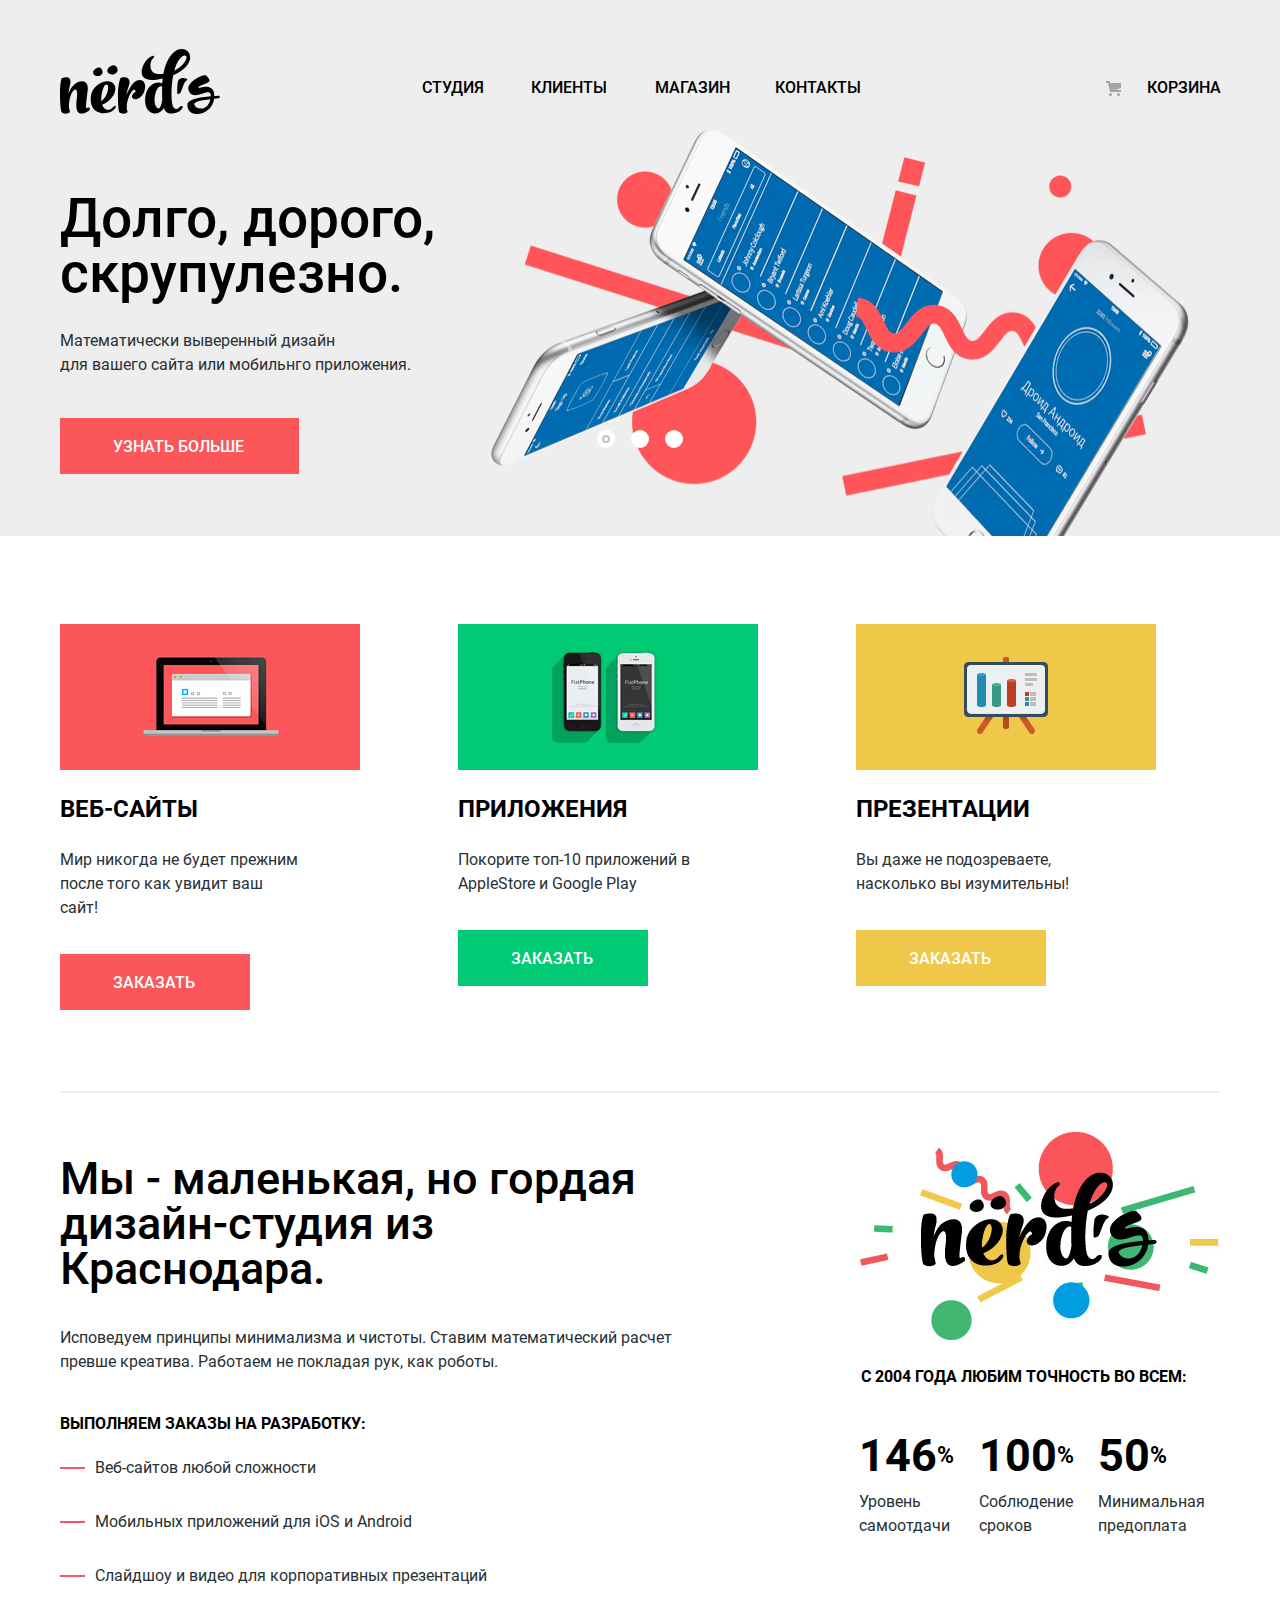
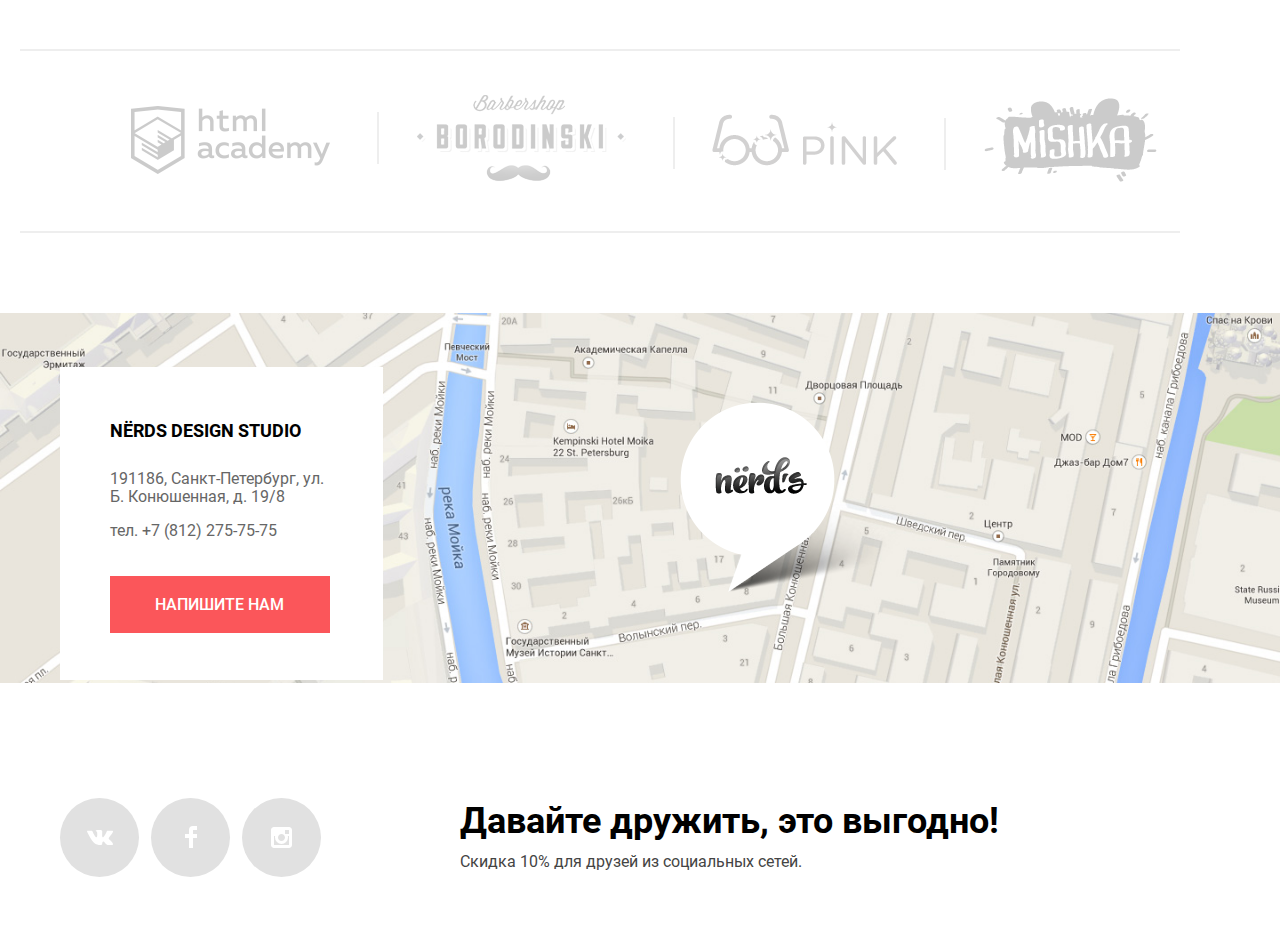
<file: index.html>
<!DOCTYPE html>
<html lang="ru">
<head>
  <meta charset="utf-8">
  <title>Дизайн-студия nërds</title>
  <link href="css/normalize.css" rel="stylesheet">
  <link href="css/styles.css" rel="stylesheet">
</head>

<body>
  <header class="main-header">
    <nav class="main-navigation container">
      <a class="logo" href="index.html"><img src="img/svg/nerds-logo.svg" width="160" height="65" alt="Логотип дизайн-студии nërds"></a>
      <ul class="navigation">
        <li><a href="#">Студия</a></li>
        <li><a href="#">Клиенты</a></li>
        <li><a href="catalog.html">Магазин</a></li>
        <li><a href="#">Контакты</a></li>
      </ul>
      <ul class="cart-list">
        <li><a class="cart-link" href="#">Корзина</a></li>
      </ul>
    </nav>
  </header>

  <main>
    <h1 class="visually-hidden">Дизайн-студия nërds</h1>
    <section class="slider">
      <div class="container">
        <h2 class="visually-hidden">Слайды с презентацией</h2>

        <input class="visually-hidden" type="radio" id="product-1" name="toggle" checked>
        <input class="visually-hidden" type="radio" id="product-2" name="toggle">
        <input class="visually-hidden" type="radio" id="product-3" name="toggle">

        <div class="slider-controls">
          <label class="slider-controls-item slider-controls-item--1" for="product-1">Первый</label>
          <label class="slider-controls-item slider-controls-item--2" for="product-2">Второй</label>
          <label class="slider-controls-item slider-controls-item--3" for="product-3">Третий</label>
        </div>

        <ul class="slider-list">
          <li class="slider-item">
            <div>
              <p>Долго, дорого,<br>
              скрупулезно.</p>
              <p>Математически выверенный дизайн
              для&nbsp;вашего сайта или мобильнго приложения.</p>
              <a class="button" href="#">Узнать больше</a>
            </div>
          </li>

          <li class="slider-item">
            <div>
              <p>Любим математику как никто другой</p>
              <p>Никакого креатива, только математические формулы для расчета идеальных пропорций.</p>
              <a class="button" href="#">Узнать больше</a>
            </div>
          </li>

          <li class="slider-item">
            <div>
              <p>Только ночь,<br> только хардкор</p>
              <p>Работать днем, как все? Мы против этого.
              Ближе к полуночи работа только начинается.</p>
              <a class="button" href="#">Узнать больше</a>
            </div>
          </li>

        </ul>

      </div>
    </section>

    <div class="container">
      <section class="catalog">
        <h2 class="visually-hidden">Каталог сайта</h2>
        <ul class="catalog-items">
          <li class="catalog-item">
            <h3>Веб-сайты</h3>
            <p>Мир никогда не будет прежним после того как увидит ваш сайт!</p>
            <a class="item red" href="#">Заказать</a>
          </li>

          <li class="catalog-item">
            <h3>Приложения</h3>
            <p>Покорите топ-10 приложений в AppleStore и Google Play</p>
            <a class="item green" href="#">Заказать</a>
          </li>

          <li class="catalog-item">
            <h3>Презентации</h3>
            <p>Вы даже не подозреваете, насколько вы изумительны!</p>
            <a class="item yellow" href="#">Заказать</a>
          </li>
        </ul>
      </section>

      <section class="about-company">
        <h2 class="visually-hidden">О компании</h2>
        <div class="work-ethics">
          <p>Мы - маленькая, но гордая дизайн-студия из Краснодара.</p>
          <p>Исповедуем принципы минимализма и чистоты. Ставим математический расчет превше креатива. Работаем не покладая рук, как роботы.</p>
          <p>Выполняем заказы на разработку:</p>
          <ul class="orders">
            <li>Веб-сайтов любой сложности</li>
            <li>Мобильных приложений для iOS и Android</li>
            <li>Слайдшоу и видео для корпоративных презентаций</li>
          </ul>
        </div>

        <div class="with-stats">
          <p>С 2004 года любим точность во всем:</p>

          <div class="statistics">
            <ul>
              <li>
                <p class="percent">146<span>%</span></p>
                <p>Уровень самоотдачи</p>
              </li>
              <li>
                <p class="percent">100<span>%</span></p>
                <p>Соблюдение сроков</p>
              </li><li>
                <p class="percent">50<span>%</span></p>
                <p>Минимальная предоплата</p>
              </li>
            </ul>
          </div>
        </div>
      </section>

      <section class="partners">
        <h2 class="visually-hidden">Партнёры</h2>
        <ul>
          <li class="partner-item"><a href="https://htmlacademy.ru/intensive/htmlcss"><img src="img/htmlacademy-logo.png" width="199" height="68" alt="HTML Academy"></a></li>
          <li class="partner-item"><a href="#"><img src="img/borodinski-logo.png" width="209" height="90" alt="Borodinski"></a></li>
          <li class="partner-item"><a href="#"><img src="img/pink-logo.png" width="185" height="52" alt="Pink"></a></li>
          <li class="partner-item"><a href="#"><img src="img/mishka-logo.png" width="173" height="84" alt="Mishka"></a></li>
        </ul>
      </section>
    </div>
  </main>

  <footer>
    <section class="location">
      <h2 class="visually-hidden">Адрес</h2>
      <div class="location-map">
        <iframe src="https://www.google.com/maps/embed?pb=!1m18!1m12!1m3!1d1998.6037872533277!2d30.320858716096975!3d59.93871648187614!2m3!1f0!2f0!3f0!3m2!1i1024!2i768!4f13.1!3m3!1m2!1s0x4696310fca145cc1%3A0x42b32648d8238007!2z0JHQvtC70YzRiNCw0Y8g0JrQvtC90Y7RiNC10L3QvdCw0Y8g0YPQuy4sIDE5LzgsINCh0LDQvdC60YIt0J_QtdGC0LXRgNCx0YPRgNCzLCAxOTExODY!5e0!3m2!1sru!2sru!4v1572120348917!5m2!1sru!2sru" height="416" allowfullscreen=""></iframe>
        <img class="map-image" src="img/map.jpg" width="1440" height="416" alt="Карта с адресом: Санкт-Петербург, ул. Б. Конюшенная, д. 19/8">
        <img class="map-marker" src="img/map-marker.png" width="231" height="190" alt="Отметка nërds на карте">
      </div>
      <div class="address-container container">
        <div class="address">
          <p>Nërds Design Studio</p>
          <p>191186, Санкт-Петербург,
          ул. Б. Конюшенная, д. 19/8</p>
          <p>тел. <a class="tele" href="tel:+78122757575">+7 (812) 275-75-75</a></p>
          <a class="button mail-button" href="#">Напишите нам</a>
        </div>
      </div>
    </section>

    <section class="social-media container">
      <h2 class="visually-hidden">Социальные сети</h2>
      <ul class="social-media-logos">
        <li class="social-button"><a href="#" aria-label="Вконтакте"><span class="visually-hidden">Вконтакте</span>
        </a></li>
        <li class="social-button"><a href="#" aria-label="Фейсбук"><span class="visually-hidden">Фейсбук
        </span></a></li>
        <li class="social-button"><a href="#" aria-label="Инстаграм"><span class="visually-hidden">Инстаграм</span></a></li>
      </ul>
      <div class="discount">
        <p>Давайте дружить, это выгодно!</p>
        <p>Скидка 10% для друзей из социальных сетей.</p>
      </div>
    </section>
  </footer>


  <section class="mail">
    <h2>Напишите нам</h2>
    <form class="form" action="#" method="post">
      <div>
        <label for="name">Ваше имя:</label>
        <input id="name" type="text" name="name" placeholder="Имя и Фамилия">
      </div>
      <div>
        <label for="email">Ваш e-mail:</label>
        <input id="email" type="email" placeholder="email@example.com">
      </div>
      <div class="letter-text">
        <label for="letter">Текст письма:</label>
        <textarea id="letter" name="letter" rows="5" cols="10" placeholder="В свободной форме"></textarea>
      </div>
      <button class="send button" type="submit">Отправить</button>
    </form>
    <button class="close" type="button"><span class="visually-hidden">Закрыть</span>
      <svg xmlns="http://www.w3.org/2000/svg" width="21" height="21" viewBox="0 0 21 21">
        <path fill="#FB565A" d="M13.328 10.5l7.371-7.371a1.003 1.003 0 0 0 0-1.414L19.285.3a1.003 1.003 0 0 0-1.414 0L10.5 7.672 3.129.301a1.003 1.003 0 0 0-1.414 0L.301 1.715a1.003 1.003 0 0 0 0 1.414L7.672 10.5.301 17.871a1.003 1.003 0 0 0 0 1.414l1.415 1.414a1.003 1.003 0 0 0 1.414 0l7.371-7.371 7.371 7.371a1.003 1.003 0 0 0 1.414 0l1.414-1.414a1.003 1.003 0 0 0 0-1.414L13.328 10.5z"/>
      </svg>
    </button>
  </section>
  <script src="js/popup.js"></script>
</body>
</html>
</file>
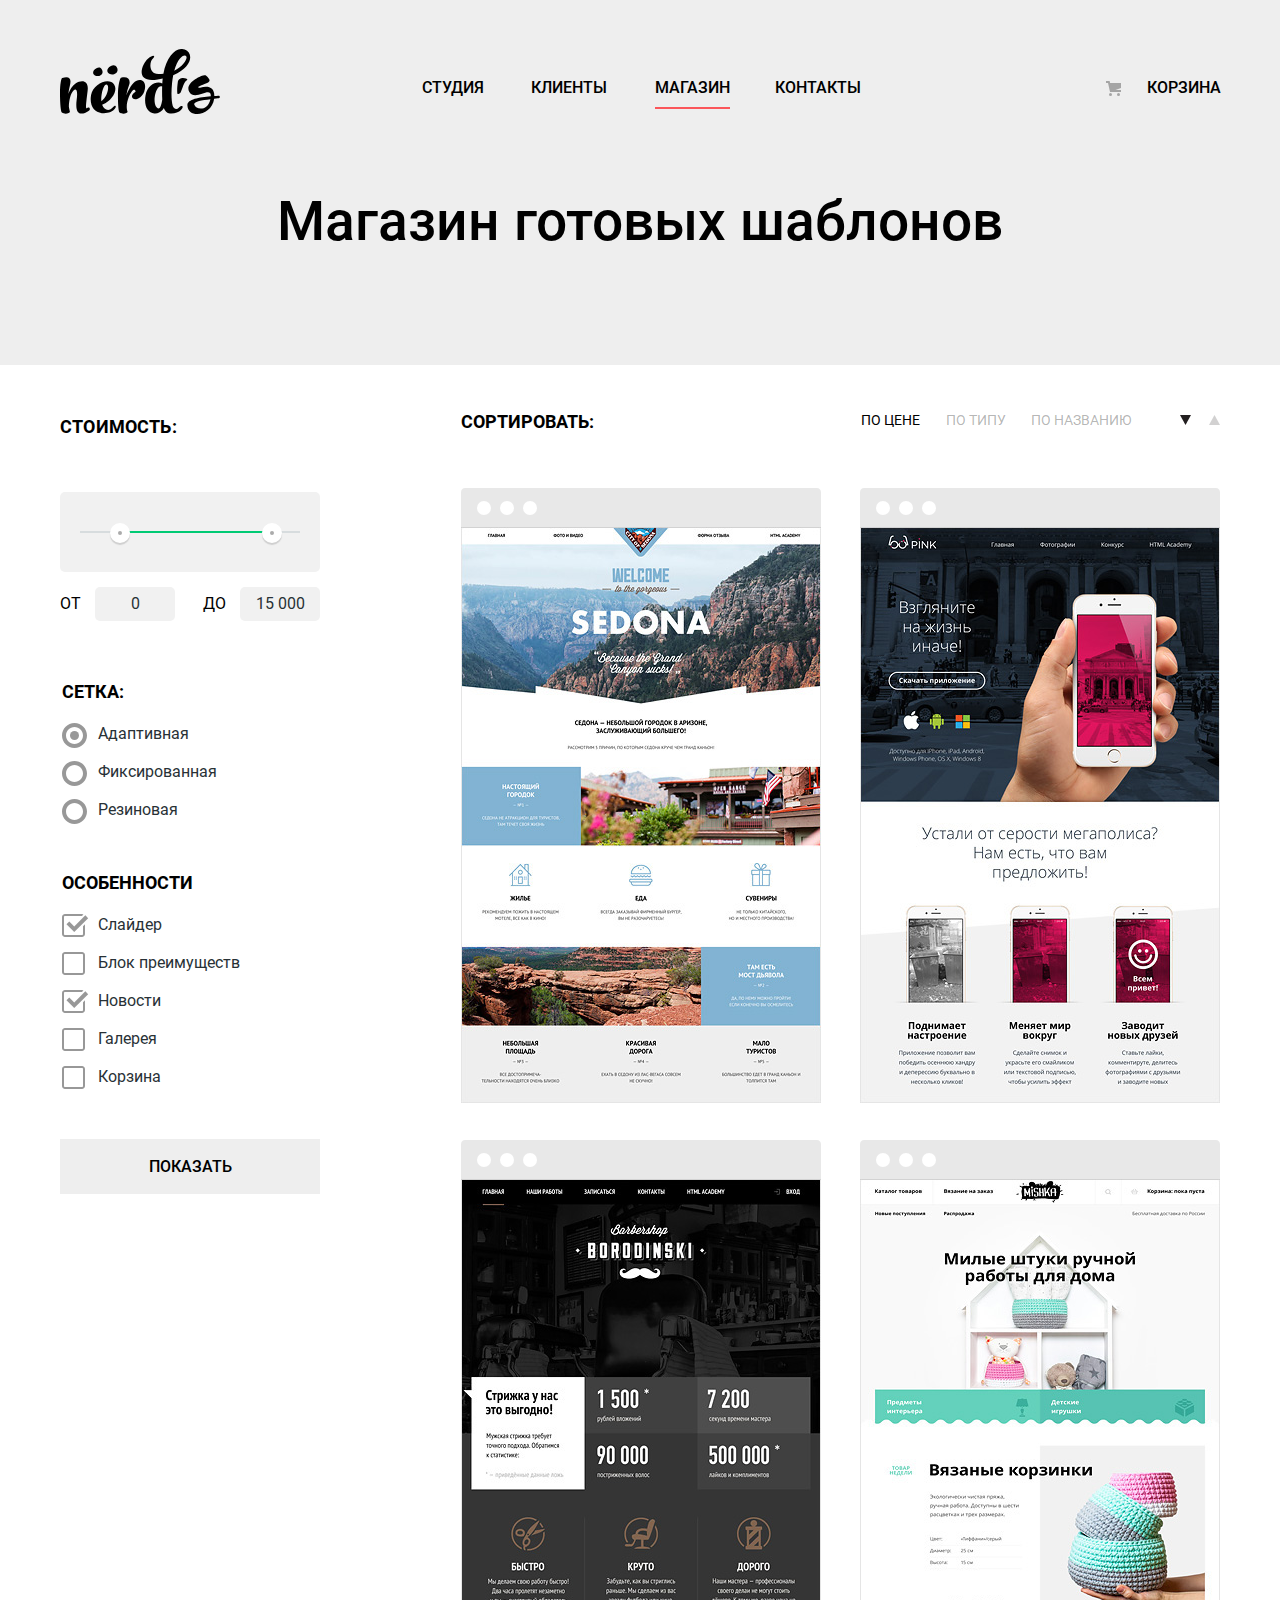
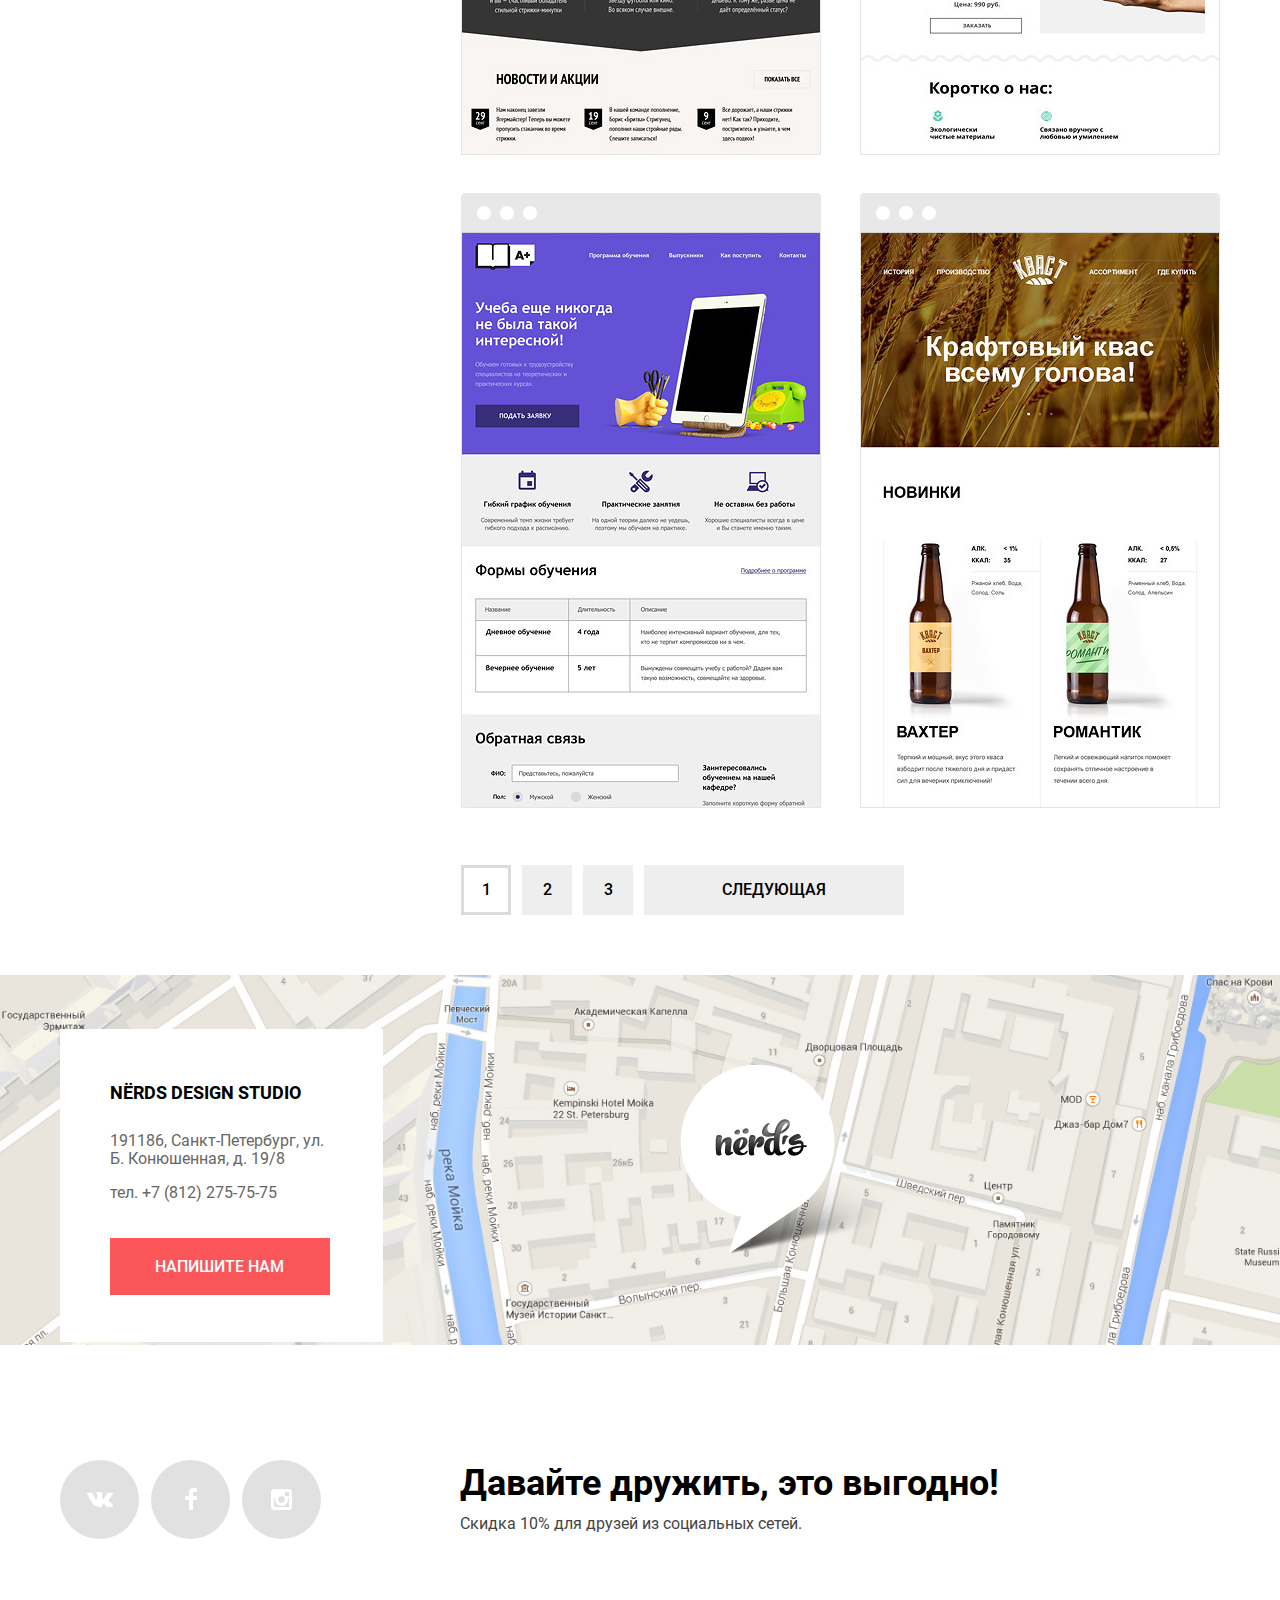
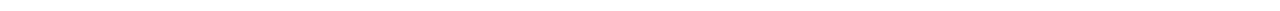
<file: catalog.html>
<!DOCTYPE html>
<html lang="ru">
<head>
  <meta charset="utf-8">
  <title>Магазин</title>
  <link href="css/normalize.css" rel="stylesheet">
  <link href="css/styles.css" rel="stylesheet">
</head>

<body>
  <header class="main-header">
    <nav class="main-navigation container">
      <a class="logo" href="index.html"><img src="img/svg/nerds-logo.svg" width="160" height="65" alt="Логотип дизайн-студии nërds"></a>
      <ul class="navigation">
        <li><a href="#">Студия</a></li>
        <li><a href="#">Клиенты</a></li>
        <li><a class="current-page" href="catalog.html">Магазин</a></li>
        <li><a href="#">Контакты</a></li>
      </ul>
      <ul class="cart-list">
        <li><a class="cart-link" href="#">Корзина</a></li>
      </ul>
    </nav>
  </header>

  <main>
    <h1 class="page-title">Магазин готовых шаблонов</h1>
    <div class="shop-container container">

      <div class="filter-and-features">
        <section class="filter">
          <h2 class="visually-hidden">Фильтрация</h2>
          <form class="price" action="https://echo.htmlacademy.ru" method="get">
            <h3>Стоимость:</h3>
            <div class="range-filter">
              <div class="range-controls">
                <div class="scale">
                  <div class="bar"></div>
                </div>
                <div class="toggle toggle-min"></div>
                <div class="toggle toggle-max"></div>
              </div>
              <div class="price-controls">
                <label class="min-price">от <input name="min-price" type="text" value="0"></label>
                <label class="max-price">до <input name="max-price" type="text" value="15 000"></label>
              </div>
            </div>

            <fieldset>
              <legend>Сетка:</legend>
              <ul class="net">
                <li>
                  <input type="radio" name="grid" value="responsive" id="responsive" checked>
                  <label for="responsive">Адаптивная</label>
                </li>
                <li>
                  <input type="radio" name="grid" value="fix" id="fix">
                  <label for="fix">Фиксированная</label>
                </li>
                <li>
                  <input type="radio" name="grid" value="rub" id="rub">
                  <label for="rub">Резиновая</label>
                </li>
              </ul>
            </fieldset>

            <fieldset>
              <legend>Особенности</legend>
              <ul class="features">
                <li>
                  <input type="checkbox" name="slider" id="slider" checked>
                  <label for="slider">Слайдер</label>
                </li>
                <li>
                  <input type="checkbox" name="advantage" id="advantage">
                  <label for="advantage">Блок преимуществ</label>
                </li>
                <li>
                  <input type="checkbox" name="news" id="news" checked>
                  <label for="news">Новости</label>
                </li>
                <li>
                  <input type="checkbox" name="gallery" id="gallery">
                  <label for="gallery">Галерея</label>
                </li>
                <li>
                  <input type="checkbox" name="cart" id="cart">
                  <label for="cart">Корзина</label>
                </li>
              </ul>
            </fieldset>
            <button class="submit" type="submit"><span class="show">Показать</span></button>
          </form>

        </section>
      </div>

      <div class="sort-and-templates">
        <section class="sort">
          <h2 class="visually-hidden">Сортировка</h2>
          <h3>Сортировать:</h3>
          <ul class="sort-type">
            <li><a class="current-sort" href="#">По цене</a></li>
            <li><a href="">По типу</a></li>
            <li><a href="">По названию</a></li>
          </ul>

          <ul class="arrows">
            <li><a class="current-flow" href="">
              <svg width="11" height="10" viewBox="0 0 11 10" fill="none" xmlns="http://www.w3.org/2000/svg">
                <path d="M5.5 10L0 0H11" fill="#231F20"/>
              </svg>
              <span class="visually-hidden">По убыванию</span>
            </a></li>
            <li><a href="#">
              <svg xmlns="http://www.w3.org/2000/svg" width="11" height="10" viewBox="0 0 11 10">
                <path fill="#231F20" d="M5.5 0L0 10h11z"/>
              </svg>
              <span class="visually-hidden">По возрастанию</span>
            </a></li>
          </ul>

        </section>

        <section>
          <h2 class="visually-hidden">Шаблоны</h2>
          <ul class="templates">
            <li class="template"><a class="template-image" href="#"><img src="img/sedona.jpg" width="360" height="576" alt="Sedona"></a>
              <div class="template-hover sedona">
                <h3><a class="template-name" href="#">Sedona</a></h3>
                <p>Информационный сайт для туристов</p>
                <a class="button price-button" href="#">9 900 руб.</a>
              </div>
            </li>
            <li class="template"><a class="template-image" href="#"><img src="img/pink.jpg" width="360" height="576" alt="Pink"></a>
              <div class="template-hover">
                <h3><a class="template-name" href="#">Pink App</a></h3>
                <p>Продуктовый лендинг приложения для iOS и Android</p>
                <a class="button price-button" href="#">9 900 руб.</a>
              </div>
            </li>
            <li class="template"><a class="template-image" href="#"><img src="img/barbershop.jpg" width="360" height="576" alt="Borodinski"></a>
              <div class="template-hover barber">
                <h3><a class="template-name" href="#">Barbershop</a></h3>
                <p>Сайт салона красоты. Для мужчин, да.</p>
                <a class="button price-button" href="#">9 900 руб.</a>
              </div>
            </li>
            <li class="template"><a class="template-image" href="#"><img src="img/mishka.jpg" width="360" height="576" alt="Mishka"></a>
              <div class="template-hover mishka">
                <h3><a class="template-name" href="#">Mishka</a></h3>
                <p>Интернет-магазин вязаных игрушек</p>
                <a class="button price-button" href="#">9 900 руб.</a>
              </div>
            </li>
            <li class="template"><a class="template-image" href="#"><img src="img/aplus.jpg" width="360" height="576" alt="APlus"></a>
              <div class="template-hover">
                <h3><a class="template-name" href="#">A Plus</a></h3>
                <p>Лендинг курсов повышения квалификации</p>
                <a class="button price-button" href="#">9 900 руб.</a>
              </div>
            </li>
            <li class="template"><a class="template-image" href="#"><img src="img/kvast.jpg" width="360" height="576" alt="Kvast"></a>
              <div class="template-hover">
                <h3><a class="template-name" href="#">Кваст</a></h3>
                <p>Промо-сайт производителя крафтового кваса</p>
                <a class="button price-button" href="#">9 900 руб.</a>
              </div>
            </li>
          </ul>

          <ul class="pagination-list">
            <li class="pagination-item pagination-item-current"><a>1</a></li>
            <li class="pagination-item"><a href="#">2</a></li>
            <li class="pagination-item"><a href="#">3</a></li>
            <li class="next pagination-item"><a href="#">Следующая</a></li>
          </ul>
        </section>
      </div>
    </div>
  </main>

  <footer>
    <section class="location">
      <h2 class="visually-hidden">Адрес</h2>
      <div class="location-map">
        <iframe src="https://www.google.com/maps/embed?pb=!1m18!1m12!1m3!1d1998.6037872533277!2d30.320858716096975!3d59.93871648187614!2m3!1f0!2f0!3f0!3m2!1i1024!2i768!4f13.1!3m3!1m2!1s0x4696310fca145cc1%3A0x42b32648d8238007!2z0JHQvtC70YzRiNCw0Y8g0JrQvtC90Y7RiNC10L3QvdCw0Y8g0YPQuy4sIDE5LzgsINCh0LDQvdC60YIt0J_QtdGC0LXRgNCx0YPRgNCzLCAxOTExODY!5e0!3m2!1sru!2sru!4v1572120348917!5m2!1sru!2sru" height="416" allowfullscreen=""></iframe>
        <img class="map-image" src="img/map.jpg" width="1440" height="416" alt="Карта с адресом: Санкт-Петербург, ул. Б. Конюшенная, д. 19/8">
        <img class="map-marker" src="img/map-marker.png" width="231" height="190" alt="Отметка nërds на карте">
      </div>
      <div class="address-container container">
        <div class="address">
          <p>Nërds Design Studio</p>
          <p>191186, Санкт-Петербург,
          ул. Б. Конюшенная, д. 19/8</p>
          <p>тел. <a class="tele" href="tel:+78122757575">+7 (812) 275-75-75</a></p>
          <a class="button mail-button" href="#">Напишите нам</a>
        </div>
      </div>
    </section>

    <section class="social-media container">
      <h2 class="visually-hidden">Социальные сети</h2>
      <ul class="social-media-logos">
        <li class="social-button"><a href="#" aria-label="Вконтакте"><span class="visually-hidden">Вконтакте</span>
        </a></li>
        <li class="social-button"><a href="#" aria-label="Фейсбук"><span class="visually-hidden">Фейсбук
        </span></a></li>
        <li class="social-button"><a href="#" aria-label="Инстаграм"><span class="visually-hidden">Инстаграм</span></a></li>
      </ul>
      <div class="discount">
        <p>Давайте дружить, это выгодно!</p>
        <p>Скидка 10% для друзей из социальных сетей.</p>
      </div>
    </section>
  </footer>

  <section class="mail">
    <h2>Напишите нам</h2>
    <form class="form" action="#" method="post">
      <div>
        <label for="name">Ваше имя:</label>
        <input id="name" type="text" name="name" placeholder="Имя и Фамилия">
      </div>
      <div>
        <label for="email">Ваш e-mail:</label>
        <input id="email" type="email" placeholder="email@example.com">
      </div>
      <div class="letter-text">
        <label for="letter">Текст письма:</label>
        <textarea id="letter" name="letter" rows="5" cols="10" placeholder="В свободной форме"></textarea>
      </div>
      <button class="send button" type="submit">Отправить</button>
    </form>
    <button class="close" type="button"><span class="visually-hidden">Закрыть</span>
      <svg xmlns="http://www.w3.org/2000/svg" width="21" height="21" viewBox="0 0 21 21">
        <path fill="#FB565A" d="M13.328 10.5l7.371-7.371a1.003 1.003 0 0 0 0-1.414L19.285.3a1.003 1.003 0 0 0-1.414 0L10.5 7.672 3.129.301a1.003 1.003 0 0 0-1.414 0L.301 1.715a1.003 1.003 0 0 0 0 1.414L7.672 10.5.301 17.871a1.003 1.003 0 0 0 0 1.414l1.415 1.414a1.003 1.003 0 0 0 1.414 0l7.371-7.371 7.371 7.371a1.003 1.003 0 0 0 1.414 0l1.414-1.414a1.003 1.003 0 0 0 0-1.414L13.328 10.5z"/>
      </svg>
    </button>
  </section>
  <script src="js/popup.js"></script>
</body>
</html>
</file>
<file: css/styles.css>
@font-face {
  font-family: "Roboto";
  src:  url("../fonts/roboto.woff2") format("woff2"),
  url("../fonts/roboto.woff") format("woff");
  font-weight: normal;
  font-style: normal;
}

@font-face {
  font-family: "RobotoBold";
  src: url("../fonts/robotobold.woff2") format("woff2"),
  url("../fonts/robotobold.woff") format("woff");
  font-weight: bold;
  font-style: normal;
}

@font-face {
  font-family: "RobotoMedium";
  src: url("../fonts/robotomedium.woff2") format("woff2"),
  url("../fonts/robotomedium.woff") format("woff");
  font-weight: normal;
  font-style: normal;
}

body {
  margin: 0;
  padding: 0;
  min-width: 1200px;
  color: #000000;
  font-family: "Roboto", "Arial", sans-serif;
  background-color: #ffffff;
}

.container {
  margin: 0 auto;
  width: 1160px;
  padding: 0 20px;
}

a {
  text-decoration: none;
}

img {
  height: auto;
}

.visually-hidden {
  position: absolute;
  width: 1px;
  height: 1px;
  margin: -1px;
  border: 0;
  padding: 0;
  clip: rect(0 0 0 0);
  overflow: hidden;
}

.main-header {
  background-color: #eeeeee;
  padding-top: 49px;
}

.page-title {
  font-size: 55px;
  font-weight: 500;
  font-family: "RobotoMedium", "Arial", sans-serif;
  line-height: 1;
  background-color: #eeeeee;
  margin-top:0;
  margin-bottom: 30px;
  padding-top: 75px;
  padding-bottom: 116px;
  text-align: center;
}

.navigation,
.cart-list {
  font-size: 16px;
  font-weight: 500;
  font-family: "RobotoMedium", "Arial", sans-serif;
  line-height: 1.8;
  text-transform: uppercase;
  list-style: none;
}

.cart-list {
  padding-right: 0px;
  padding-left: 16px;
  margin-top: 25px;
}

.navigation {
  display: flex;
  width: 438px;
  margin-left: 202px;
  margin-right: 245px;
  margin-top: 25px;
  padding-left: 0;
}

.navigation li:nth-child(2) {
  padding-left: 47px;
  padding-right: 48px;
}

.navigation li:nth-child(3) {
  padding-right: 45px;
}

.cart-link {
  position: relative;
  padding-left: 41px;
}

.cart-link::before {
  content: "";
  top: 7px;
  left: -15px;
  width: 16px;
  height: 18px;
  background-image: url("../img/svg/cart-icon.svg");
  background-repeat: no-repeat;
  background-position: 0 0;
  position: absolute;
  opacity: 0.3;
}

.cart-list li {
  display: flex;
}

.cart-link {
  padding-left: 26px;
}

.catalog-items {
  list-style: none;
  display: flex;
  margin-top: 88px;
  padding-left: 0px;
  padding-right: 120px;
  margin-bottom: 98px;
  justify-content: space-between;
}

.catalog-item h3 {
  font-size: 24px;
  font-weight: bold;
  line-height: 1.25;
  font-family: "RobotoBold", "Arial", sans-serif;
  text-transform: uppercase;
}

.catalog-item p {
  font-size: 16px;
  line-height: 1.5;
  color: #283136;
  margin-top: 20px;
  margin-bottom: 54px;
}

.catalog-item p:last-child {
  margin-top: 24px;
}

.catalog-item {
  position: relative;
  padding-top: 146px;
  width: 244px;
}

.catalog-item:first-child::before {
  content: "";
  position: absolute;
  background-image: url("../img/advantage-picture-red.png");
  width: 300px;
  height: 146px;
  top: 0;
  left: 0;
  background-color: red;
}

.catalog-item:nth-child(2)::before {
  content: "";
  position: absolute;
  background-image: url("../img/advantage-picture-green.png");
  width: 300px;
  height: 146px;
  top: 0;
  left: 0;
  background-color: green;
}

.catalog-item:nth-child(3)::before {
  content: "";
  position: absolute;
  background-image: url("../img/advantage-picture-yellow.png");
  width: 300px;
  height: 146px;
  top: 0;
  left: 0;
  background-color: yellow;
}

.item {
  width: 160px;
  height: 50px;
  font-size: 16px;
  font-weight: 500;
  font-family: "RobotoMedium", "Arial", sans-serif;
  text-transform: uppercase;
  line-height: 1.125;
  text-align: center;
  color: #ffffff;
  padding: 19px 55px 18px 53px;
}

.red {

  background-color: #fb565a;
}

.green {
  background-color: #00ca74;
}

.yellow {
  background-color: #efc84a;
}

.red:hover {

  background-color: #e74246;
}

.green:hover {
  background-color: #00bc6c;
}

.yellow:hover {
  background-color: #eab534;
}

.item:active {
  color: rgba(255, 255, 255, 0.3);
}

.red:active {
  background-color: #d7373b;
}

.green:active {
  background-color: #00aa62;
}

.yellow:active {
  background-color: #e5a722;
}

.social-media {
  display: flex;
  /* padding: 0; */
}

.social-media-logos {
  list-style: none;
  display: flex;
  flex-wrap: wrap;
  justify-content: space-between;
  width: 261px;
  margin-right: 139px;
  margin-top: 69px;
  margin-bottom: 69px;
  padding: 0;
}

.social-button{
  display: flex;
  align-items: center;
  justify-content: center;
  background-color: #e1e1e1;
  width: 79px;
  height: 79px;
  border-radius: 50%;
  position: relative;
}

.social-button a {
  display: block;
  width: 100%;
  height: 100%;
  position: relative;
}

.social-button:nth-child(1) a::before {
  content: "";
  background-image: url("../img/svg/vk-icon.svg");
  position: absolute;
  width: 26px;
  height: 15px;
  top: 32px;
  left: 27px;
}

.social-button:nth-child(2) a::before {
  content: "";
  background-image: url("../img/svg/fb-icon.svg");
  position: absolute;
  width: 12px;
  height: 22px;
  top: 28px;
  left: 34px;
}

.social-button:nth-child(3) a::before {
  content: "";
  background-image: url("../img/svg/insta-icon.svg");
  position: absolute;
  width: 21px;
  height: 21px;
  top: 29px;
  left: 29px;
}

.social-button:hover {
  background-color: #e74246
}

.social-button:active {
  background-color: #d7373b;
}

.social-button:active path {
  opacity: 0.3;
}

.discount p:first-of-type {
 font-size: 36px;
 font-weight: bold;
 font-family: "RobotoBold", "Arial", sans-serif;
 line-height: 1;
 margin-top: 74px;
 margin-bottom: 0;
}

.discount p:last-of-type {
  font-size: 16px;
  line-height: 1.38;
  color: #444444;
  margin-bottom: 76px;
  margin-top: 12px;
}

.price fieldset {
  padding: 0px;
}

.net,
.features {
  list-style: none;
  font-size: 16px;
  line-height: 1.25;
  color: #283136;
  padding: 0;
  margin: 0;
}

.net {
  margin-bottom: 54px;
}

.features {
  margin-bottom: 42px;
}

.net label,
.features label {
 position: relative;
 display: block;
}

.net li,
.features li {
  margin-bottom: 23px;
  padding-left: 36px;
}

.net label::before {
  content: "";
  position: absolute;
  width: 25px;
  height: 25px;
  left: -36px;
  top: -1px;
  opacity: 0.4;
  background-image: url("../img/svg/radio-off.svg");
  background-repeat: no-repeat;
  background-position: 0 0;
}

.net input:checked + label::before {
  background-image: url("../img/svg/radio-on.svg");
}

.net label:hover::before,
.features label:hover::before {
  opacity: 1;
}

.net input:disabled + label,
.features input:disabled + label {
  opacity: 0.1;
}

.features label::before {
  content: "";
  position: absolute;
  width: 23px;
  height: 23px;
  left: -36px;
  top: -1px;
  opacity: 0.4;
  background-image: url("../img/svg/checkbox-off.svg");
  background-repeat: no-repeat;
  background-position: 0 0;
}

.features input:checked + label::before {
  width: 27px;
  height: 23px;
  background-image: url("../img/svg/checkbox-on.svg");
}

.submit {
  width: 260px;
  padding: 19px 88px 18px 89px;
  margin-top: 15px;
  border: none;
  font-size: 16px;
  font-weight: 500;
  font-family: "RobotoMedium", "Arial", sans-serif;
  line-height: 1.125;
  text-align: center;
  color: #000000;
  text-transform: uppercase;
  background-color: #eeeeee;
}

.submit:hover {
  background-color: #dfdfdf;
}

.submit:active {

  color: rgba(0, 0, 0, 0.3);
  box-shadow: inset 0px 3px 0 0 rgba(0, 1, 1, 0.1);
  background-color: #d5d5d5;
}

.submit:active .show {
  opacity: 0.3;
}

.filter h3,
.filter legend {
  font-size: 18px;
  font-weight: bold;
  font-family: "RobotoBold", "Arial", sans-serif;
  line-height: 1.6;
}

.templates {
  list-style: none;
  display: flex;
  flex-wrap: wrap;
  justify-content: space-between;
  padding: 0;
  margin-bottom: 20px
}

.templates li {
  margin-bottom: 33px;
}

.no {
  display: none;
}

.navigation a,
.cart-list a {
  color: #000000;
}

.navigation a:hover,
.cart-list a:hover {
  color: #fb565a;
}

.navigation a:active,
.cart-list a:active {
  color: rgba(0, 0, 0, 0.3);
}

.current-page {
  color: #000000;
  border-bottom: 2px solid #fb565a;
  padding-bottom: 10px;
}

.slider {
  background-color: #eeeeee;
  position: relative;
}

.slider-list {
  list-style: none;
  margin: 0;
  padding: 0;
  width: 1129px;
  padding-left: 0px;
  padding-right: 31px;
}

.slider-item {
  display: none;
  background-color: #eeeeee;
  padding-top: 40px;
  margin: 0;
}

.slider-item:nth-child(1) {
  background-image: url("../img/slide-picture.png");
  background-repeat: no-repeat;
  background-position: 100% 10px;
}

.slider-item:nth-child(2) {
  background-image: url("../img/slide-picture2.png");
  background-repeat: no-repeat;
  background-position: 100% 0px;
}

.slider-item:nth-child(3) {
  background-image: url("../img/slide-picture3.png");
  background-repeat: no-repeat;
  background-position: 100% 0px;
}

.slider-item div {
  width: 515px;
  margin-bottom: 80px;
}

.slider-item a {
  margin-bottom: 80px;
}

.slider-item p:first-of-type {
  display: block;
  font-size: 55px;
  font-weight: 500;
  line-height: 1;
  margin-top: 32px;
  margin-bottom: 28px;
  font-family: "RobotoMedium", "Arial", sans-serif;
}

.slider-item p:last-of-type {
  font-size: 16px;
  line-height: 1.5;
  color: #283136;
  margin-top: 28px;
  margin-bottom: 61px;
}

.slider-item:nth-child(1) p:last-of-type {
  width: 361px;
}

.slider-item:nth-child(2) p:last-of-type {
  width: 409px;
}

.slider-item:nth-child(3) p:last-of-type {
  width: 350px;
}

.slider-controls {
  position: absolute;
  left: 50%;
  bottom: 96px;
  z-index: 100;

  width: 160px;
  height: 18px;

  text-align: center;
  font-size: 0;
  transform: translateX(-50%);
}

.slider-controls label {
  position: relative;

  display: inline-block;
  width: 18px;
  height: 18px;
  padding: 8px;

  border-radius: 50%;
  cursor: pointer;
}

.slider-controls label::after {
  content: "";
  position: absolute;
  top: 8px;
  left: 8px;
  z-index: 1;
  width: 18px;
  height: 18px;
  background: #ffffff;
  border-radius: 50%;
}

#product-1:checked ~ .slider-list .slider-item:nth-child(1) {
  display: flex;
}

#product-2:checked ~ .slider-list .slider-item:nth-child(2) {
  display: flex;
}

#product-3:checked ~ .slider-list .slider-item:nth-child(3) {
  display: flex;
}

#product-1:checked ~ .slider-controls .slider-controls-item--1::before,
#product-2:checked ~ .slider-controls .slider-controls-item--2::before,
#product-3:checked ~ .slider-controls .slider-controls-item--3::before {
  content: "";
  position: absolute;
  left: 50%;
  top: 50%;
  z-index: 2;
  width: 4px;
  height: 4px;
  margin: -4px;
  background-color: inherit;
  border: 2px solid #c1c1c1;
  border-radius: 50%;
}

.sort-and-templates {
  width: 100%;
}

.sort h3 {
  font-size: 18px;
  font-weight: bold;
  font-family: "RobotoBold", "Arial", sans-serif;
  line-height: 1;
  text-transform: uppercase;
  margin-right: 267px;
}

.sort-type {
  width: 271px;
  padding: 0;
  justify-content: space-between;
}

.sort-type a {
  font-size: 14px;
  line-height: 1.3;
  text-transform: uppercase;
  color: rgba(0, 0, 0, 0.3);
}

.sort a:hover {
  color: rgba(0, 0, 0, 0.6);
}

.sort a:active,
.sort .current-sort {
  opacity: 1;
  color: #000000;
}

.filter fieldset {
  border: none;
}

.filter h3,
.filter legend {
  font-size: 18px;
  font-weight: bold;
  font-family: "RobotoBold", "Arial", sans-serif;
  line-height: 1.6;
  text-transform: uppercase;
}

.price h3 {
  letter-spacing: 0.18px;
}

.net input[type=radio] {
  display: none;
}

.net label,
.features label {
 height: 15px;
 font-size: 16px;
 line-height: 1.25;
 text-align: left;
 color: #283136;
}

.features input[type=checkbox] {
  display: none;
}

[disabled] {
  color: rgba(40, 49, 54, 0.3);
}

.submit {
  outline: none;
  background-color: #eeeeee;
  font-size: 16px;
  font-weight: 500;
  font-family: "RobotoMedium", "Arial", sans-serif;
  line-height: 1.125;
}

.submit:hover {
  background-color: #dfdfdf;
}

.submit:active {
  box-shadow: inset 0px 3px 0 0 rgba(0, 1, 1, 0.1);
  background-color: #d5d5d5;
}

.pagination-list {
  list-style: none;
  display: flex;
  padding: 0;
  margin: 0;
  margin-bottom: 60px;
}

.pagination-item {
 margin-right: 11px;
}

.pagination-item:last-child {
  margin-right: 0;
}

.pagination-item a {
  box-sizing: border-box;
  display: flex;
  justify-content: center;
  align-items: center;
  padding: 19px 21px;
  color: #000000;
  width: 50px;
  height: 50px;
  background-color: #eeeeee;
  font-size: 16px;
  font-weight: 500;
  font-family: "RobotoMedium", "Arial", sans-serif;
  line-height: 1.125;
  text-transform: uppercase;
  text-align: center;
  vertical-align: center;
}

.pagination-item.next a {
  width: 260px;
}

.pagination-item a:hover {
  background-color: #dfdfdf;
}

.pagination-item a:active {
 box-shadow: inset 0px 3px 0 0 rgba(0, 1, 1, 0.1);
 background-color: #d5d5d5;
 color: rgba(0, 0, 0, 0.3);
}

.pagination-item-current a {
  border: solid 3px #dbdbdb;
  background-color: #ffffff;
}

.button {
  font-size: 16px;
  font-weight: 500;
  line-height: 1.125;
  text-align: center;
  color: #ffffff;
  text-transform: uppercase;
  background-color: #fb565a;
  font-family: "RobotoMedium", "Arial", sans-serif;
}

.slider-item a {
  width: 240px;
  padding: 19px 55px 18px 53px;
}

.slider-item a:hover {
  background-color: #e74246;
}

.slider-item a:active {
  background-color: #d7373b;
  color: rgba(255, 255, 255, 0.3);
}

.logo:hover {
  opacity: 0.8;
}

.logo:active {
  opacity: 0.3;
}

.main-navigation {
  display: flex;
  /* padding-left: 0px;
  padding-right: 0px; */
  font-family: "RobotoMedium", "Arial", sans-serif;
}

.about-company {
  display: flex;
  position: relative;
  width: 1160px;
  padding-left: 0px;
  padding-right: 0px;
  margin-bottom: 0px;
}

.about-company::before {
  content: "";
  position: absolute;
  right: 0px;
  top: 0px;
  height: 2px;
  width: 1160px;
  background-color: #eeeeee;
}

.work-ethics {
  margin-right: 149px;
  margin-bottom: 47px;
  width: 650px;
}

.work-ethics p:first-child {
  font-size: 45px;
  font-weight: 500;
  line-height: 1;
  margin-top: 65px;
  margin-bottom: 32px;
  font-family: "RobotoMedium", "Arial", sans-serif;
}

.work-ethics p:nth-child(2) {
  font-size: 16px;
  line-height: 1.5;
  margin-top: 35px;
  margin-bottom: 38px;
  color: #283136;
}

.work-ethics p:nth-child(3) {
  font-size: 16px;
  line-height: 1.5;
  font-weight: bold;
  text-transform: uppercase;
  margin-bottom: 4px;
  font-family: "RobotoBold", "Arial", sans-serif;
}

.orders {
  list-style: none;
  padding: 0;
  margin: 0;
}

.orders li{
  padding-left: 35px;
  padding-top: 16px;
  padding-bottom: 14px;
  position: relative;
  font-size: 16px;
  line-height: 1.5;
  color: #283136;
}

.orders li::before {
  content: "";
  position: absolute;
  width: 25px;
  height: 2px;
  top: 50%;
  left: 0px;

  background-color: #fb565a;
}

.with-stats {
  width: 360px;
  padding-top: 249px;
  position: relative;
}

.with-stats::before {
  content: "";
  background-image: url("../img/nerds-picture.png");
  position: absolute;
  top: 41px;
  left: 0;
  width: 360px;
  height: 208px;
}

.with-stats > p:first-of-type {
  font-size: 16px;
  font-weight: bold;
  font-family: "RobotoBold", "Arial", sans-serif;
  line-height: 1.5;
  text-transform: uppercase;
  margin-top: 25px;
  margin-bottom: 62px;
  padding-left: 2px;
}

.statistics {
  margin-right: 16px;
}

.statistics ul {
  display: flex;
  flex-wrap: wrap;
  justify-content: space-between;
  list-style: none;
  margin: 0;
  padding: 0;
}

.statistics li {
  width: 105px;
}

.statistics .percent {
  font-size: 45px;
  font-weight: bold;
  font-family: "RobotoBold", "Arial", sans-serif;
  line-height: 0.2;
  display: inline-block;
  margin: 0;
}

.statistics span {
  font-size: 23px;
  font-weight: bold;
  font-family: "RobotoBold", "Arial", sans-serif;
  line-height: 10px;
  vertical-align: top;
}

.statistics p:last-child {
  font-size: 16px;
  line-height: 1.5;
  color: #283136;
  margin-top: 15px;
  margin-bottom: 27px;
}

.pagination-list {
  display: flex;
}

.partners {
  padding-left: 31px;
  padding-right: 43px;
  position: relative;
  padding-top: 46px;
  padding-bottom: 44px;
  margin-bottom: 80px;
}

.partners::before {
  content: "";
  position: absolute;
  right: 40px;
  top: 0px;
  height: 2px;
  width: 1160px;
  background-color: #eeeeee;
}

.partners::after {
  content: "";
  position: absolute;
  right: 40px;
  bottom: 0px;
  height: 2px;
  width: 1160px;
  background-color: #eeeeee;
}

.partner-item {
  position: relative;
  margin-right: 20px;
}

.partner-item:not(:last-child)::after {
  content: "";
  position: absolute;
  right: -49px;
  bottom: 0px;
  height: 52px;
  width: 2px;
  background-color: #eeeeee;
}

.partner-item:first-child::after {
  bottom: 14px;
}

.partner-item:nth-child(2)::after {
  bottom: 20px;
}

.partners ul {
  list-style: none;
  display: flex;
  flex-wrap: wrap;
  align-items: center;
  justify-content: space-between;
  margin: 0;
}

.partners li {
  position: relative;
  padding: 0px;

}

.partners a {
  opacity: 0.2;
}

.partners a:hover {
  opacity: 1;
}

.partners a:active {
  opacity: 0.1;
}

.location {
  position: relative;
  width: 100%;
  height: 416px;
}

.location p:first-of-type {
  font-size: 18px;
  font-weight: bold;
  font-family: "RobotoBold", "Arial", sans-serif;
  line-height: 1.6;
  text-transform: uppercase;
  color: black;
  margin-bottom: 24px;
  margin-top: 0;
}

.location p:not(:first-of-type) {
  font-size: 16px;
  line-height: 1.125;
  color: #666666;
}

.location p:last-of-type {
  margin-bottom: 56px;
}

.location iframe {
  position: relative;
  top: 0;
  width: 100%;
  /* left: -140px; */
  z-index: 99;
  border:0;
}

.location-map {
  position: absolute;
  width: 100%;
  overflow: hidden;
}

.address-container {
  position: relative;
  z-index: 999;
}

.address {
  background-color: #ffffff;
  padding: 50px 50px 66px 50px;
  margin-left: 20px;
  position: absolute;
  top: 54px;
  left: 0px;
  z-index: 100;
  width: 323px;
  box-sizing: border-box;
}

.map-image {
  position: absolute;
  top: 0;
  left: 50%;
  transform: translateX(-50%);
  max-width: 100%;
}

.map-marker {
  position: absolute;
  top: 89px;
  left: 680px;
}

.location .mail-button {
  width: 219px;
  height: 50px;
  font-size: 16px;
  font-weight: 500;
  font-family: "RobotoMedium", "Arial", sans-serif;
  text-transform: uppercase;
  line-height: 1.125;
  text-align: center;
  background-color: #fb565a;
  color: #ffffff;
  padding: 19px 46px 19px 45px;
}

.location .mail-button:hover,
.price-button:hover {
  background-color: #e74246;
}

.location .mail-button:active,
.price-button:active {
  background-color: #d7373b;
  color: rgba(255, 255, 255, 0.3);
}

.mail {
  position: fixed;
  display: none;
  top: 50%;
  left: 50%;
  transform: translate3d(-50%, -50%, 0);
  width: 760px;
  padding: 65px 100px 84px 100px;
  box-shadow: 0px 20px 40px 0 rgba(0, 1, 1, 0.75);
  background-color: #ffffff;
  z-index: 1001;
}

.mail-show {
  display: block;
}

.modal-error {
  animation: shake 0.6s;
}

.form {
  width: 760px;
  display: flex;
  flex-wrap: wrap;
  justify-content: space-between;
  margin: 0;
}

.form input {
  box-sizing: border-box;
  width: 360px;
  padding-top: 18px;
  padding-left: 15px;
  padding-bottom: 16px;
}

.form textarea {
  box-sizing: border-box;
  width: 760px;
  padding-top: 14px;
  padding-left: 15px;
  padding-bottom: 10px;
}

.form label {
  display: block;
  margin-bottom: 12px;
  font-size: 16px;
  font-weight: bold;
  font-family: "RobotoBold", "Arial", sans-serif;
  line-height: 1,125;
}

.letter-text {
  margin-top: 36px;
}

.send {
  width: 260px;
  padding: 19px 84px 18px 82px;
  border: none;
  margin-top: 47px;
}

.send:hover {
  background-color: #e74246;
}

.send:active {
  background-color: #d7373b;
  color: rgba(255, 255, 255, 0.3);
}

.mail h2 {
  font-size: 45px;
  font-weight: 500;
  font-family: "RobotoMedium", "Arial", sans-serif;
  line-height: 1;
  margin: 0;
  margin-bottom: 42px;
}

.shop-container {
  display: flex;
}

.filter-and-features h3,
.filter-and-features legend {
  margin-bottom: 17px;
}

.filter-and-features {
  width: 261px;
  margin-left: 0px;
  margin-right: 140px;
  flex-shrink: 0;
}

.sort {
  display: flex;
}

.sort ul {
  list-style: none;
  display: flex;
}

.arrows {
  width: 40px;
  padding: 0;
  margin-right: 00px;
  margin-left: 48px;
  justify-content: space-between;
}

.arrows .current-flow {
  opacity: 1;
}

.arrows a {
 opacity: 0.2;
}

.template-hover {
  box-sizing: border-box;
  width: 360px;
  text-align: center;
  background-color: #eeeeee;
}

.template-hover h3 {
  margin-top: 33px;
  margin-bottom: 19px;
}

.template-name {
  font-size: 18px;
  font-weight: bold;
  font-family: "RobotoBold", "Arial", sans-serif;
  line-height: 1.5;
  margin: 0 auto;
  color: #000000;
  text-transform: uppercase;
}

.template-name:hover {
  color: #fb565a;
}

.template-name:active {
  color: rgba(0, 0, 0, 0.3);
}

.template-hover p {
  margin-top: 19px;
  margin-bottom: 30px;
  padding-left: 60px;
  padding-right: 60px;
  font-size: 16px;
  line-height: 1.125;
  color: #666666;
}

.template-hover.sedona p {
  padding-left: 80px;
  padding-right: 80px;
}

.template-hover.barber p,
.template-hover.mishka p {
  padding-left: 90px;
  padding-right: 90px;
}

.price-button {
  display: inline-block;
  padding: 17px 60px 16px 62px;
  margin-bottom: 43px;
}

.template-image {
  display: block;
  position: relative;
}

.template-image::before {
  content: "";
  display: block;
  position: relative;
  background-image: url("../img/svg/browser.svg");
  background-repeat: no-repeat;
  background-position: 0 0;
  width: 360px;
  height: 40px;
  margin-bottom: -1px;
  z-index: 99;
  opacity: 0.12;
  /* top: -40px; */
  /* left: 0; */
}

.template-image:hover::before {
  content: "";
  background-image: url("../img/svg/browser.svg");
  background-repeat: no-repeat;
  opacity: 1;
}

.sort {
  margin-bottom: 39px;
}

.templates li {
  position: relative;
}

.template-hover {
  display: none;
  position: absolute;
  bottom: 0;
  left: 0;
  z-index: 1000;
}

.template:hover .template-hover {
  display: block;
  z-index: 1;
}

.bar {
  margin-left: 20%;
  width: 30%;
}

.range-filter {
  width: 260px;
  margin-top: 50px;
  margin-bottom: 57px;
}

.range-controls {
  position: relative;
  height: 41px;
  margin-bottom: 15px;
  padding-top: 39px;
  padding-right: 20px;
  padding-left: 20px;
  background-color: #f1f1f1;
  border-radius: 5px;
}

.range-controls .scale {
  height: 2px;
  background: #d7dcde;
}

.range-controls .bar {
  width: 70%;
  height: 2px;
  background: #00ca74;
}

.range-controls .toggle {
  position: absolute;
  top: 31px;
  left: 0;
  width: 4px;
  height: 4px;
  padding: 0;
  border: 8px solid #ffffff;
  background-color: #ababab;
  box-shadow: 0 2px 1px 0 #cfcfcf;
  border-radius: 50%;
  cursor: pointer;
}

.range-controls .toggle-min {
  left: 50px;
}

.range-controls .toggle-max {
  left: 202px;
}

.price-controls {
  font-size: 0;
}

.price-controls label {
  display: inline-block;
  width: 50%;

  font-size: 16px;
  text-transform: uppercase;
}

.price-controls input {
  width: 60px;
  padding: 8px 10px;
  margin-left: 10px;
  font-family: "Roboto", "Arial", sans-serif;
  font-size: 16px;
  text-align: center;
  color: #283136;
  border: none;
  border-radius: 5px;
  background: #f1f1f1;
}

.max-price {
  text-align: right;
}

.close {
  position: absolute;
  top: 78px;
  left: 849px;
  border: none;
  outline: none;
  background-color: #ffffff;
  width: 21px;
  height: 21px;
  opacity: 0.1;
}

.close:hover {
  opacity: 1;
}

.close:active {
  opacity: 0.1;
}

.tele {
  color: #666666;
  text-decoration: none;
  font-size: 16px;
  line-height: 1.125;
}
</file>
